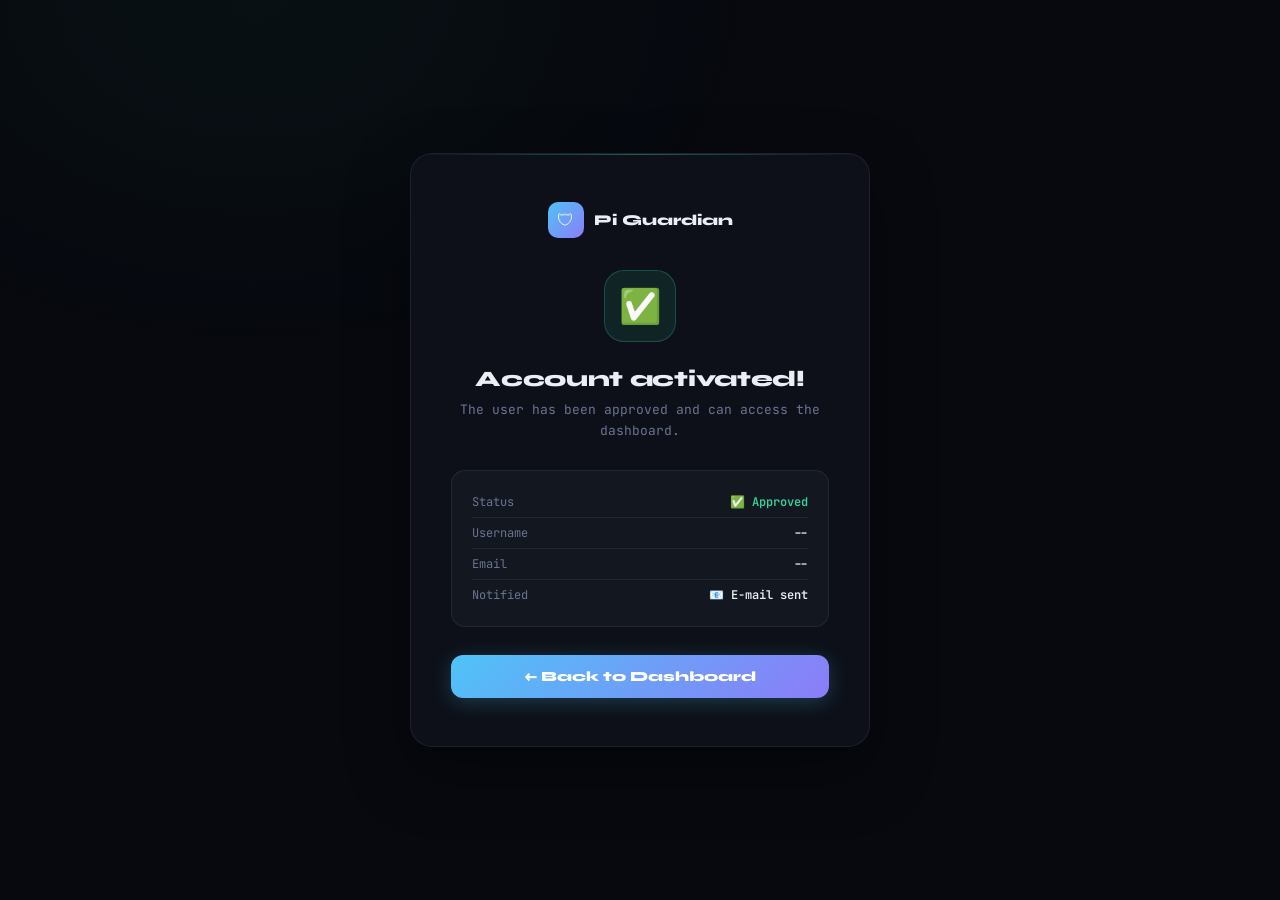
<file: dashboard/static/approve.html>
<!DOCTYPE html>
<html lang="ro" data-theme="dark">
<head>
<meta charset="UTF-8">
<meta name="viewport" content="width=device-width, initial-scale=1.0">
<title>Pi Guardian — Admin</title>
<link rel="icon" href="data:image/svg+xml,<svg xmlns='http://www.w3.org/2000/svg' viewBox='0 0 100 100'><text y='.9em' font-size='90'>🛡</text></svg>">
<script>document.documentElement.setAttribute('data-theme',localStorage.getItem('pi-theme')||'dark')</script>
<link href="https://fonts.googleapis.com/css2?family=JetBrains+Mono:wght@400;600&family=Syne:wght@700;800&display=swap" rel="stylesheet">
<style>
*,*::before,*::after{box-sizing:border-box;margin:0;padding:0}
[data-theme="dark"]{--bg:#07090f;--bg2:#0d1018;--bg3:#131720;--border:rgba(255,255,255,.07);--text:#eceef5;--muted:#6b7591;--accent:#4fc3f7;--accent2:#8b7cf8;--green:#34d399;--red:#f87171}
[data-theme="light"]{--bg:#f1f4f9;--bg2:#fff;--bg3:#f7f9fc;--border:rgba(0,0,0,.08);--text:#141824;--muted:#8892aa;--accent:#0ea5e9;--accent2:#7c3aed;--green:#059669;--red:#dc2626}
html,body{min-height:100%;background:var(--bg);color:var(--text);font-family:'Syne',sans-serif}
[data-theme="dark"] body::before{content:'';position:fixed;top:-40vh;left:-20vw;width:80vw;height:80vh;background:radial-gradient(ellipse,rgba(52,211,153,.04) 0%,transparent 70%);pointer-events:none}
body{display:flex;align-items:center;justify-content:center;min-height:100vh;padding:20px}

.card{
  background:var(--bg2);border:1px solid var(--border);
  border-radius:22px;padding:48px 40px;
  max-width:460px;width:100%;text-align:center;
  box-shadow:0 24px 64px rgba(0,0,0,.4);
  position:relative;overflow:hidden;
  animation:appear .5s cubic-bezier(.4,0,.2,1) both;
}
[data-theme="light"] .card{box-shadow:0 8px 40px rgba(0,0,0,.1)}
.card::before{content:'';position:absolute;top:0;left:0;right:0;height:1px;background:linear-gradient(90deg,transparent,rgba(52,211,153,.4),transparent)}

.icon-wrap{
  width:72px;height:72px;border-radius:20px;
  background:rgba(52,211,153,.1);border:1px solid rgba(52,211,153,.25);
  display:flex;align-items:center;justify-content:center;
  font-size:34px;margin:0 auto 24px;
  animation:icon-pop .5s cubic-bezier(.34,1.56,.64,1) .2s both;
}
.title{font-size:22px;font-weight:800;color:var(--text);margin-bottom:8px;letter-spacing:-.3px}
.subtitle{font-size:13px;color:var(--muted);font-family:'JetBrains Mono',monospace;margin-bottom:28px;line-height:1.6}

.info-box{
  background:var(--bg3);border:1px solid var(--border);
  border-radius:14px;padding:16px 20px;margin-bottom:28px;text-align:left;
}
.info-row{display:flex;justify-content:space-between;align-items:center;padding:7px 0;border-bottom:1px solid var(--border);font-size:12px}
.info-row:last-child{border:none}
.info-row .k{color:var(--muted);font-family:'JetBrains Mono',monospace}
.info-row .v{color:var(--text);font-family:'JetBrains Mono',monospace;font-weight:600}

.btn{
  display:inline-flex;align-items:center;justify-content:center;gap:8px;
  width:100%;padding:13px;border-radius:12px;
  background:linear-gradient(135deg,var(--accent),var(--accent2));
  color:#fff;font-family:'Syne',sans-serif;font-size:14px;font-weight:800;
  text-decoration:none;transition:all .2s;
  box-shadow:0 4px 20px rgba(79,195,247,.25);
}
.btn:hover{transform:translateY(-2px);box-shadow:0 8px 28px rgba(79,195,247,.35)}

.brand{display:flex;align-items:center;justify-content:center;gap:10px;margin-bottom:32px}
.brand-logo{width:36px;height:36px;border-radius:10px;background:linear-gradient(135deg,var(--accent),var(--accent2));display:flex;align-items:center;justify-content:center;font-size:17px}
.brand-name{font-size:15px;font-weight:800;color:var(--text)}

@keyframes appear{from{opacity:0;transform:translateY(20px)}to{opacity:1;transform:none}}
@keyframes icon-pop{from{opacity:0;transform:scale(.5)}to{opacity:1;transform:scale(1)}}
</style>
</head>
<body>
<div class="card">
  <div class="brand">
    <div class="brand-logo">🛡</div>
    <span class="brand-name">Pi Guardian</span>
  </div>

  <div class="icon-wrap">✅</div>
  <div class="title">Account activated!</div>
  <div class="subtitle" id="subtitle">The user has been approved and can access the dashboard.</div>

  <div class="info-box" id="info-box">
    <div class="info-row"><span class="k">Status</span><span class="v" style="color:var(--green)">✅ Approved</span></div>
    <div class="info-row"><span class="k">Username</span><span class="v" id="info-username">--</span></div>
    <div class="info-row"><span class="k">Email</span><span class="v" id="info-email">--</span></div>
    <div class="info-row"><span class="k">Notified</span><span class="v">📧 E-mail sent</span></div>
  </div>

  <a href="/" class="btn">← Back to Dashboard</a>
</div>

<script>
// Read URL params for dynamic info
const params = new URLSearchParams(location.search);
const u = params.get('u');
const e = params.get('e');
if (u) document.getElementById('info-username').textContent = u;
if (e) document.getElementById('info-email').textContent = e;
</script>
</body>
</html>
</file>
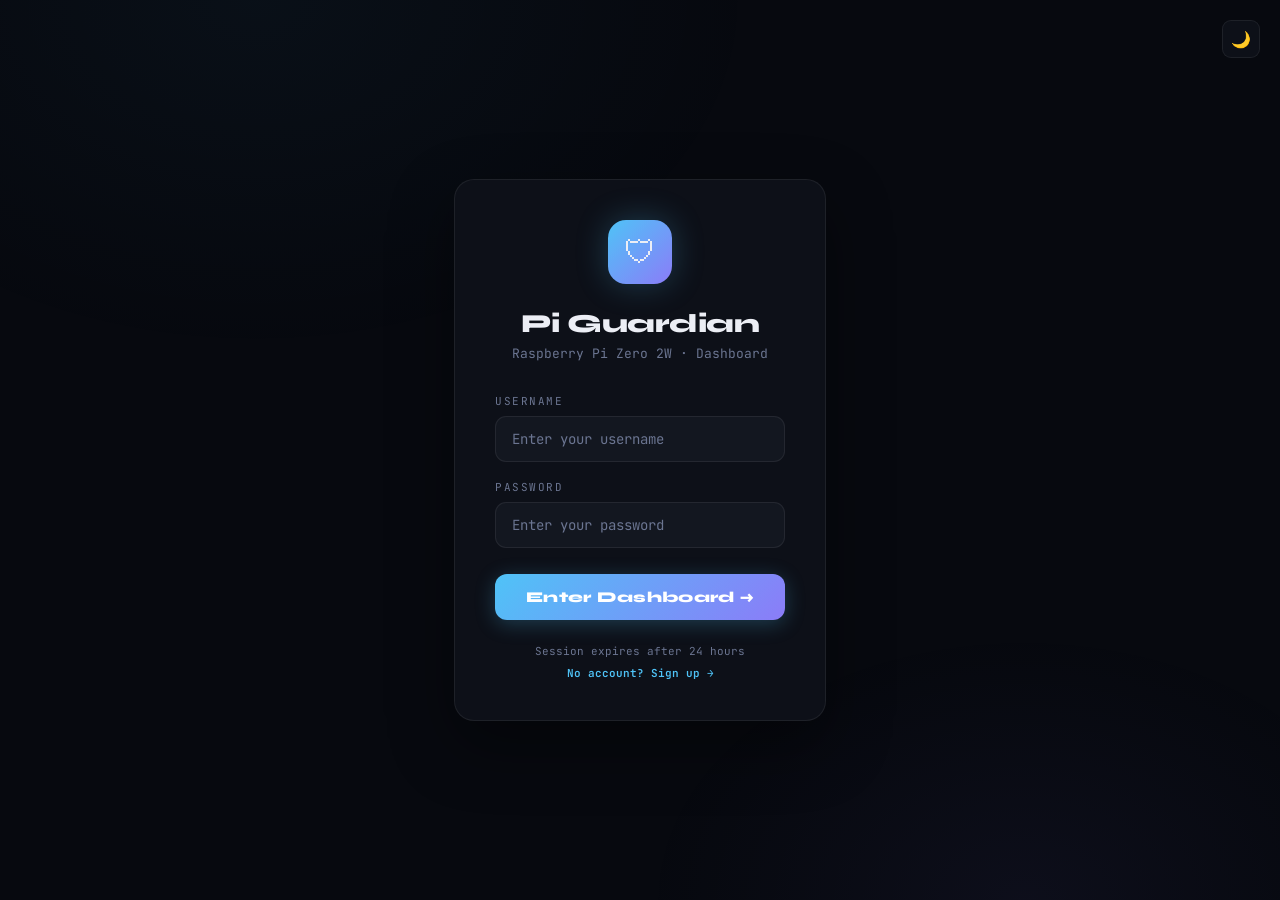
<file: dashboard/static/login.html>
<!DOCTYPE html>
<html lang="ro" data-theme="dark">
<script>
(function(){
  var t=localStorage.getItem('pi-theme')||'dark';
  document.documentElement.setAttribute('data-theme',t);
  document.documentElement.style.visibility='hidden';
  window.addEventListener('DOMContentLoaded',function(){
    document.documentElement.style.visibility='';
  });
})();
</script>
<head>
<meta charset="UTF-8">
<meta name="viewport" content="width=device-width,initial-scale=1">
<title>Pi Guardian — Login</title>
<link rel="icon" href="data:image/svg+xml,<svg xmlns='http://www.w3.org/2000/svg' viewBox='0 0 100 100'><text y='.9em' font-size='90'>🛡</text></svg>">
<link rel="preconnect" href="https://fonts.googleapis.com">
<link href="https://fonts.googleapis.com/css2?family=JetBrains+Mono:wght@400;600&family=Syne:wght@700;800&display=swap" rel="stylesheet">
<style>
*,*::before,*::after{box-sizing:border-box;margin:0;padding:0}
[data-theme="dark"]{--bg:#07090f;--bg2:#0d1018;--bg3:#131720;--border:rgba(255,255,255,.07);--border-h:rgba(255,255,255,.14);--text:#eceef5;--muted:#6b7591;--accent:#4fc3f7;--accent2:#8b7cf8;--red:#f87171}
[data-theme="light"]{--bg:#f1f4f9;--bg2:#fff;--bg3:#f7f9fc;--border:rgba(0,0,0,.08);--border-h:rgba(0,0,0,.16);--text:#141824;--muted:#8892aa;--accent:#0ea5e9;--accent2:#7c3aed;--red:#dc2626}
html,body{height:100%}
body{background:var(--bg);color:var(--text);font-family:'Syne',sans-serif;display:flex;align-items:center;justify-content:center;min-height:100vh;overflow:hidden;transition:background .3s,color .3s}
[data-theme="dark"] body::before{content:'';position:fixed;top:-40vh;left:-20vw;width:80vw;height:80vh;background:radial-gradient(ellipse,rgba(79,195,247,.04) 0%,transparent 70%);pointer-events:none}
[data-theme="dark"] body::after{content:'';position:fixed;bottom:-30vh;right:-10vw;width:60vw;height:60vh;background:radial-gradient(ellipse,rgba(139,124,248,.05) 0%,transparent 70%);pointer-events:none}
.theme-btn{position:fixed;top:20px;right:20px;width:38px;height:38px;border-radius:9px;border:1px solid var(--border);background:var(--bg2);display:flex;align-items:center;justify-content:center;cursor:pointer;font-size:16px;transition:all .2s;z-index:10}
.theme-btn:hover{border-color:var(--border-h);transform:scale(1.05)}
.wrap{width:100%;max-width:420px;padding:24px;position:relative;z-index:1;animation:appear .5s cubic-bezier(.4,0,.2,1) both}
@keyframes appear{from{opacity:0;transform:translateY(24px)}to{opacity:1;transform:none}}
.card{background:var(--bg2);border:1px solid var(--border);border-radius:20px;padding:40px;box-shadow:0 24px 64px rgba(0,0,0,.4)}
[data-theme="light"] .card{box-shadow:0 8px 40px rgba(0,0,0,.1)}
.logo{width:64px;height:64px;background:linear-gradient(135deg,var(--accent),var(--accent2));border-radius:18px;display:flex;align-items:center;justify-content:center;font-size:32px;margin:0 auto 24px;box-shadow:0 0 32px rgba(79,195,247,.25);animation:float 3s ease-in-out infinite}
@keyframes float{0%,100%{transform:translateY(0)}50%{transform:translateY(-6px)}}
.title{text-align:center;font-size:26px;font-weight:800;color:var(--text);letter-spacing:-.5px;margin-bottom:6px}
.sub{text-align:center;font-size:13px;color:var(--muted);font-family:'JetBrains Mono',monospace;margin-bottom:32px}
.fg{margin-bottom:18px}
.fl{display:block;font-size:11px;font-family:'JetBrains Mono',monospace;color:var(--muted);letter-spacing:1.5px;text-transform:uppercase;margin-bottom:8px}
.fi{width:100%;padding:13px 16px;border-radius:11px;border:1px solid var(--border);background:var(--bg3);color:var(--text);font-family:'JetBrains Mono',monospace;font-size:14px;transition:all .2s;outline:none}
.fi:focus{border-color:var(--accent);box-shadow:0 0 0 3px rgba(79,195,247,.12)}
.fi::placeholder{color:var(--muted)}
.err{display:none;align-items:center;gap:8px;padding:12px 14px;background:rgba(248,113,113,.08);border:1px solid rgba(248,113,113,.25);border-radius:10px;font-family:'JetBrains Mono',monospace;font-size:12px;color:var(--red);margin-bottom:18px}
.sbtn{width:100%;padding:14px;border-radius:12px;border:none;background:linear-gradient(135deg,var(--accent),var(--accent2));color:#fff;font-family:'Syne',sans-serif;font-size:15px;font-weight:800;cursor:pointer;transition:all .2s;box-shadow:0 4px 20px rgba(79,195,247,.25);letter-spacing:.3px;margin-top:8px}
.sbtn:hover{transform:translateY(-2px);box-shadow:0 8px 28px rgba(79,195,247,.35)}
.sbtn:active{transform:translateY(0)}
.sbtn:disabled{opacity:.5;cursor:not-allowed;transform:none}
.foot{text-align:center;margin-top:24px;font-size:11px;color:var(--muted);font-family:'JetBrains Mono',monospace}
</style>
</head>
<body>
<div class="theme-btn" id="tbtn">🌙</div>

<div class="wrap">
  <div class="card">
    <div class="logo">🛡</div>
    <div class="title">Pi Guardian</div>
    <div class="sub">Raspberry Pi Zero 2W · Dashboard</div>

    <div class="err" id="err">
      <span>⚠️</span>
      <span id="err-msg">Incorrect username or password</span>
    </div>

    <form method="POST" action="/login" onsubmit="onSub(this)">
      <div class="fg">
        <label class="fl" for="u">Username</label>
        <input class="fi" type="text" id="u" name="username"
               placeholder="Enter your username" autocomplete="username" required autofocus>
      </div>
      <div class="fg">
        <label class="fl" for="p">Password</label>
        <input class="fi" type="password" id="p" name="password"
               placeholder="Enter your password" autocomplete="current-password" required>
      </div>
      <button class="sbtn" type="submit" id="sbtn">Enter Dashboard →</button>
    </form>

    <div class="foot">Session expires after 24 hours</div>
    <div class="foot" style="margin-top:8px">
      <a href="/register" style="color:var(--accent);text-decoration:none;font-weight:600">
        No account? Sign up →
      </a>
    </div>
  </div>
</div>

<script>
const html=document.documentElement;
const tb=document.getElementById('tbtn');
function applyTheme(t){html.setAttribute('data-theme',t);tb.textContent=t==='dark'?'🌙':'☀️';localStorage.setItem('pi-theme',t)}
tb.addEventListener('click',()=>applyTheme(html.getAttribute('data-theme')==='dark'?'light':'dark'));
applyTheme(localStorage.getItem('pi-theme')||'dark');
if(new URLSearchParams(location.search).get('verified')==='1'){
  const err=document.querySelector('.err');
  if(err){err.style.background='rgba(52,211,153,.12)';err.style.borderColor='rgba(52,211,153,.3)';err.style.color='var(--green)';err.textContent='✅ Account verified! You can sign in.';err.style.display='block'}
}
function onSub(){const b=document.getElementById('sbtn');b.disabled=true;b.textContent='⏳ Verifying...'}
document.getElementById('u').addEventListener('keydown',e=>{if(e.key==='Enter'){e.preventDefault();document.getElementById('p').focus()}});
</script>
</body>
</html>
</file>
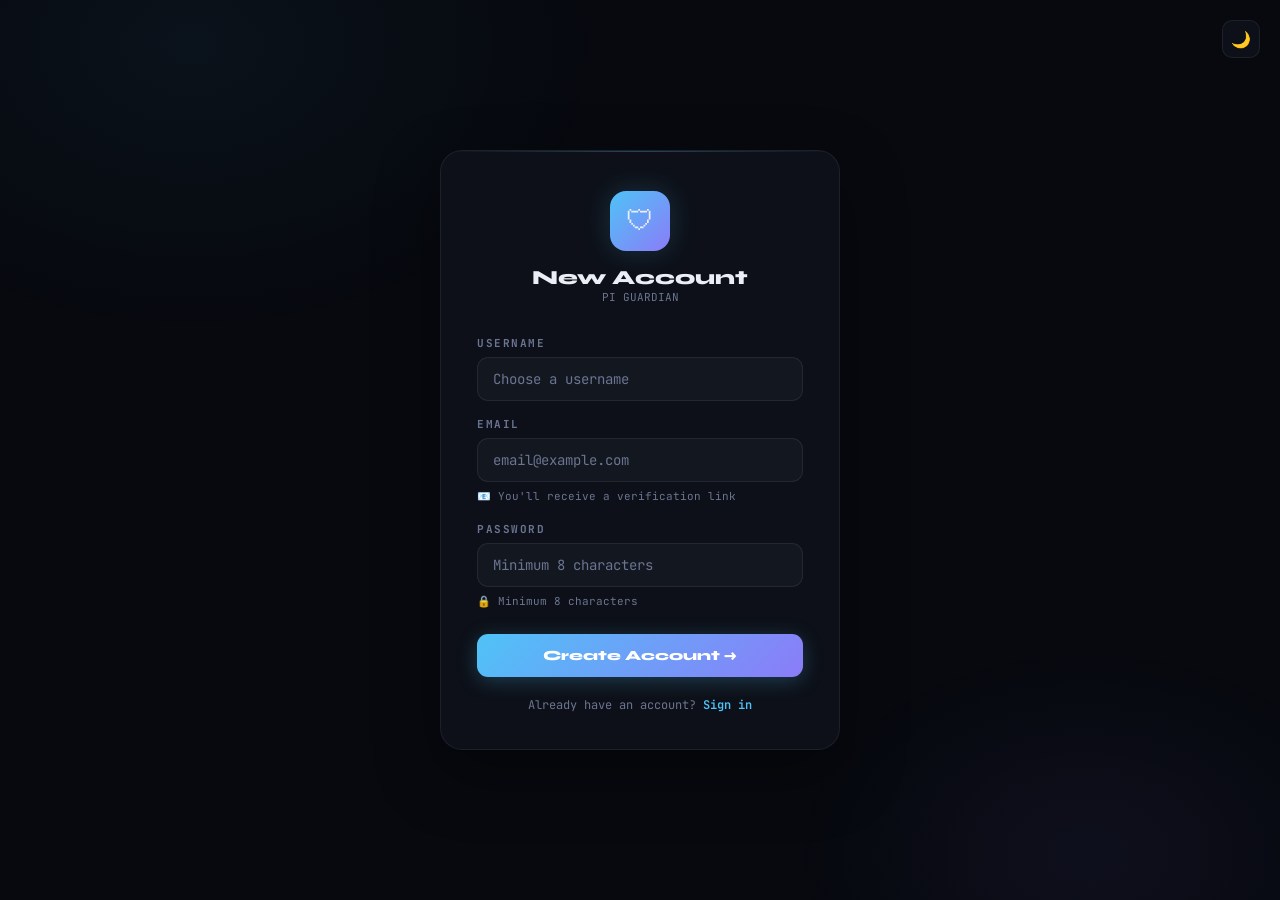
<file: dashboard/static/register.html>
<!DOCTYPE html>
<html lang="ro" data-theme="dark">
<head>
<meta charset="UTF-8">
<meta name="viewport" content="width=device-width, initial-scale=1.0, maximum-scale=5.0">
<title>Pi Guardian — Register</title>
<link rel="icon" href="data:image/svg+xml,<svg xmlns='http://www.w3.org/2000/svg' viewBox='0 0 100 100'><text y='.9em' font-size='90'>🛡</text></svg>">
<link rel="preconnect" href="https://fonts.googleapis.com">
<link href="https://fonts.googleapis.com/css2?family=JetBrains+Mono:wght@400;600&family=Syne:wght@700;800&display=swap" rel="stylesheet">
<style>
*,*::before,*::after{box-sizing:border-box;margin:0;padding:0}
[data-theme="dark"]{--bg:#07090f;--bg2:#0d1018;--bg3:#131720;--border:rgba(255,255,255,0.07);--border-h:rgba(255,255,255,0.14);--text:#eceef5;--muted:#6b7591;--accent:#4fc3f7;--accent2:#8b7cf8;--green:#34d399;--red:#f87171}
[data-theme="light"]{--bg:#f1f4f9;--bg2:#ffffff;--bg3:#f7f9fc;--border:rgba(0,0,0,0.08);--border-h:rgba(0,0,0,0.16);--text:#141824;--muted:#8892aa;--accent:#0ea5e9;--accent2:#7c3aed;--green:#059669;--red:#dc2626}
html,body{height:100%}
body{background:var(--bg);color:var(--text);font-family:'Syne',sans-serif;display:flex;align-items:center;justify-content:center;min-height:100vh;overflow-x:hidden;transition:background .3s,color .3s}
[data-theme="dark"] body::before{content:'';position:fixed;top:-30vh;left:-20vw;width:70vw;height:70vh;background:radial-gradient(ellipse,rgba(79,195,247,.05) 0%,transparent 65%);pointer-events:none}
[data-theme="dark"] body::after{content:'';position:fixed;bottom:-20vh;right:-10vw;width:50vw;height:50vh;background:radial-gradient(ellipse,rgba(139,124,248,.06) 0%,transparent 65%);pointer-events:none}
.theme-btn{position:fixed;top:20px;right:20px;width:38px;height:38px;border-radius:10px;border:1px solid var(--border);background:var(--bg2);display:flex;align-items:center;justify-content:center;cursor:pointer;font-size:16px;transition:all .2s;z-index:10;user-select:none}
.theme-btn:hover{border-color:var(--border-h);transform:scale(1.05)}
.wrap{position:relative;z-index:1;width:100%;max-width:440px;padding:20px;animation:slide-up .5s ease both}
.card{background:var(--bg2);border:1px solid var(--border);border-radius:22px;padding:40px 36px 36px;box-shadow:0 24px 64px rgba(0,0,0,.4);position:relative;overflow:hidden}
[data-theme="light"] .card{box-shadow:0 8px 40px rgba(0,0,0,.12)}
.card::before{content:'';position:absolute;top:0;left:0;right:0;height:1px;background:linear-gradient(90deg,transparent,rgba(79,195,247,.3),transparent)}
.logo-wrap{display:flex;align-items:center;justify-content:center;flex-direction:column;gap:14px;margin-bottom:32px}
.logo-icon{width:60px;height:60px;background:linear-gradient(135deg,var(--accent),var(--accent2));border-radius:16px;display:flex;align-items:center;justify-content:center;font-size:28px;box-shadow:0 0 28px rgba(79,195,247,.2)}
.logo-title{font-size:20px;font-weight:800;color:var(--text)}
.logo-sub{font-size:11px;color:var(--muted);font-family:'JetBrains Mono',monospace}
.form-group{margin-bottom:16px}
.form-label{display:block;font-size:11px;font-weight:700;color:var(--muted);font-family:'JetBrains Mono',monospace;letter-spacing:1.5px;text-transform:uppercase;margin-bottom:7px}
.form-input{width:100%;padding:12px 15px;border-radius:11px;border:1px solid var(--border);background:var(--bg3);color:var(--text);font-family:'JetBrains Mono',monospace;font-size:14px;transition:all .2s;outline:none}
.form-input:focus{border-color:var(--accent);box-shadow:0 0 0 3px rgba(79,195,247,.12);background:var(--bg2)}
.form-input::placeholder{color:var(--muted)}
.register-btn{width:100%;padding:13px;border-radius:11px;border:none;background:linear-gradient(135deg,var(--accent),var(--accent2));color:#fff;font-family:'Syne',sans-serif;font-size:14px;font-weight:800;cursor:pointer;transition:all .2s;margin-top:8px;box-shadow:0 4px 20px rgba(79,195,247,.25)}
.register-btn:hover{transform:translateY(-2px);box-shadow:0 8px 28px rgba(79,195,247,.4)}
.register-btn:disabled{opacity:.6;cursor:not-allowed;transform:none}
.msg{display:none;align-items:center;gap:10px;border-radius:10px;padding:12px 15px;margin-bottom:16px;font-size:13px;font-family:'JetBrains Mono',monospace}
.msg.error{background:rgba(248,113,113,.1);border:1px solid rgba(248,113,113,.25);color:var(--red)}
.msg.success{background:rgba(52,211,153,.1);border:1px solid rgba(52,211,153,.25);color:var(--green)}
.login-link{text-align:center;margin-top:20px;font-size:12px;color:var(--muted);font-family:'JetBrains Mono',monospace}
.login-link a{color:var(--accent);text-decoration:none;font-weight:600}
.login-link a:hover{text-decoration:underline}
.pass-requirements{font-size:11px;color:var(--muted);font-family:'JetBrains Mono',monospace;margin-top:6px;line-height:1.6}
@keyframes slide-up{from{opacity:0;transform:translateY(20px)}to{opacity:1;transform:none}}
</style>
</head>
<body>
<div class="theme-btn" onclick="toggleTheme()" id="theme-btn">🌙</div>
<div class="wrap">
  <div class="card">
    <div class="logo-wrap">
      <div class="logo-icon">🛡</div>
      <div>
        <div class="logo-title">New Account</div>
        <div class="logo-sub" style="text-align: center; width: 100%; display: block;">PI GUARDIAN</div>
      </div>
    </div>

    <div class="msg error" id="reg-error"><span>⚠️</span><span>USERNAME_ERROR</span></div>
    <div class="msg success" id="reg-success">
      <span>✅</span>
      <span>Your account has been created. It is now awaiting administrator approval. You will receive a notification e-mail as soon as your access is enabled.</span>
    </div>

    <form method="POST" action="/register" id="reg-form">
      <div class="form-group">
        <label class="form-label">Username</label>
        <input class="form-input" type="text" name="username" placeholder="Choose a username" autocomplete="username" minlength="3" required>
      </div>
      <div class="form-group">
        <label class="form-label">Email</label>
        <input class="form-input" type="email" name="email" placeholder="email@example.com" autocomplete="email" required>
        <div class="pass-requirements">📧 You'll receive a verification link</div>
      </div>
      <div class="form-group">
        <label class="form-label">Password</label>
        <input class="form-input" type="password" name="password" placeholder="Minimum 8 characters" autocomplete="new-password" minlength="8" required>
        <div class="pass-requirements">🔒 Minimum 8 characters</div>
      </div>
      <button class="register-btn" type="submit" id="reg-btn">Create Account →</button>
    </form>

    <div class="login-link">
      Already have an account? <a href="/login">Sign in</a>
    </div>
  </div>
</div>

<script>
function applyTheme(t){document.documentElement.setAttribute('data-theme',t);document.getElementById('theme-btn').textContent=t==='dark'?'🌙':'☀️';localStorage.setItem('pi-theme',t)}
function toggleTheme(){applyTheme(document.documentElement.getAttribute('data-theme')==='dark'?'light':'dark')}
applyTheme(localStorage.getItem('pi-theme')||'dark');
document.getElementById('reg-form').addEventListener('submit',function(){
  const btn=document.getElementById('reg-btn');
  btn.disabled=true;btn.textContent='Processing...';
});
</script>
</body>
</html>
</file>
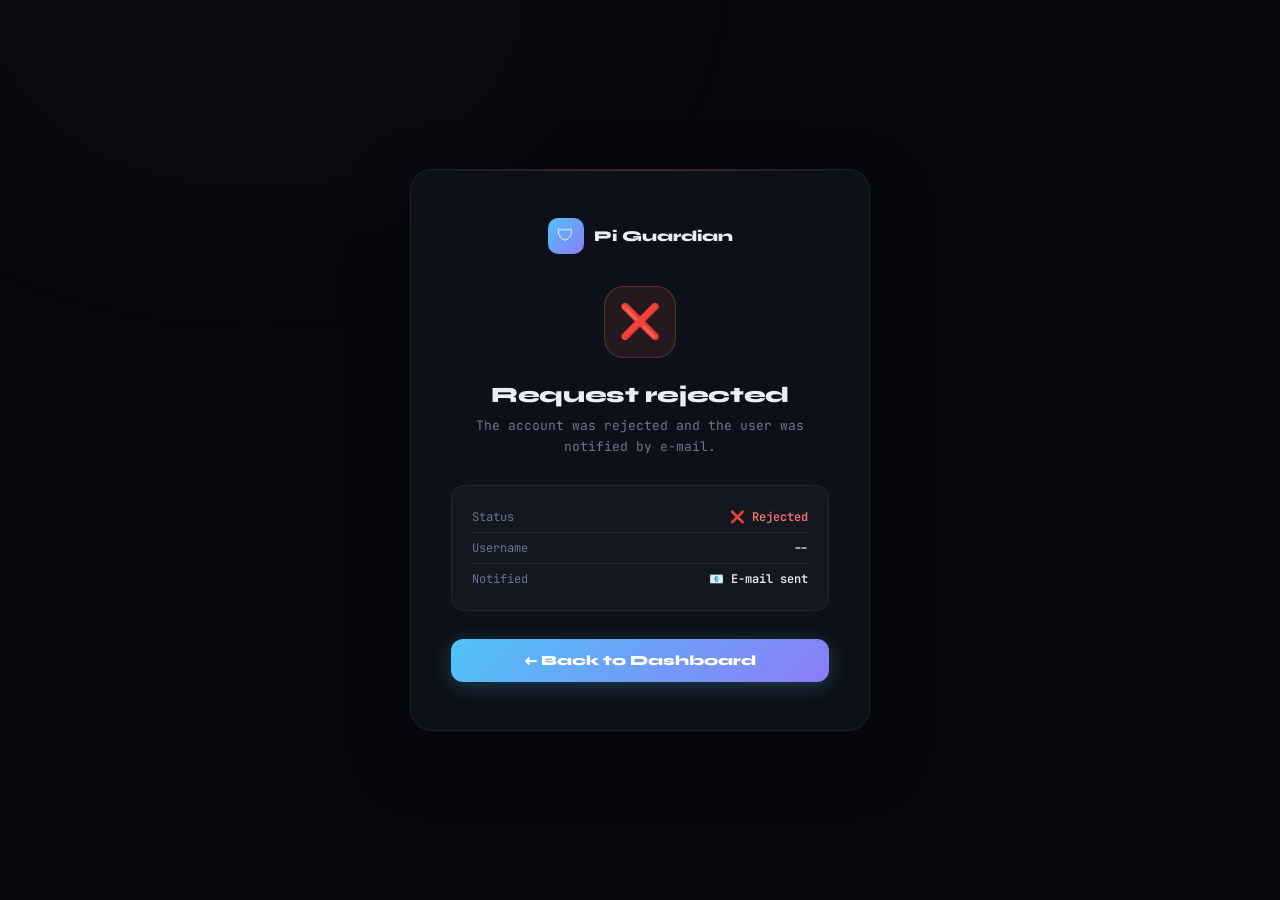
<file: dashboard/static/reject.html>
<!DOCTYPE html>
<html lang="ro" data-theme="dark">
<head>
<meta charset="UTF-8">
<meta name="viewport" content="width=device-width, initial-scale=1.0">
<title>Pi Guardian — Admin</title>
<link rel="icon" href="data:image/svg+xml,<svg xmlns='http://www.w3.org/2000/svg' viewBox='0 0 100 100'><text y='.9em' font-size='90'>🛡</text></svg>">
<script>document.documentElement.setAttribute('data-theme',localStorage.getItem('pi-theme')||'dark')</script>
<link href="https://fonts.googleapis.com/css2?family=JetBrains+Mono:wght@400;600&family=Syne:wght@700;800&display=swap" rel="stylesheet">
<style>
*,*::before,*::after{box-sizing:border-box;margin:0;padding:0}
[data-theme="dark"]{--bg:#07090f;--bg2:#0d1018;--bg3:#131720;--border:rgba(255,255,255,.07);--text:#eceef5;--muted:#6b7591;--accent:#4fc3f7;--accent2:#8b7cf8;--green:#34d399;--red:#f87171}
[data-theme="light"]{--bg:#f1f4f9;--bg2:#fff;--bg3:#f7f9fc;--border:rgba(0,0,0,.08);--text:#141824;--muted:#8892aa;--accent:#0ea5e9;--accent2:#7c3aed;--green:#059669;--red:#dc2626}
html,body{min-height:100%;background:var(--bg);color:var(--text);font-family:'Syne',sans-serif}
[data-theme="dark"] body::before{content:'';position:fixed;top:-40vh;left:-20vw;width:80vw;height:80vh;background:radial-gradient(ellipse,rgba(248,113,113,.03) 0%,transparent 70%);pointer-events:none}
body{display:flex;align-items:center;justify-content:center;min-height:100vh;padding:20px}

.card{
  background:var(--bg2);border:1px solid var(--border);
  border-radius:22px;padding:48px 40px;
  max-width:460px;width:100%;text-align:center;
  box-shadow:0 24px 64px rgba(0,0,0,.4);
  position:relative;overflow:hidden;
  animation:appear .5s cubic-bezier(.4,0,.2,1) both;
}
[data-theme="light"] .card{box-shadow:0 8px 40px rgba(0,0,0,.1)}
.card::before{content:'';position:absolute;top:0;left:0;right:0;height:1px;background:linear-gradient(90deg,transparent,rgba(248,113,113,.3),transparent)}

.icon-wrap{
  width:72px;height:72px;border-radius:20px;
  background:rgba(248,113,113,.1);border:1px solid rgba(248,113,113,.25);
  display:flex;align-items:center;justify-content:center;
  font-size:34px;margin:0 auto 24px;
  animation:icon-pop .5s cubic-bezier(.34,1.56,.64,1) .2s both;
}
.title{font-size:22px;font-weight:800;color:var(--text);margin-bottom:8px;letter-spacing:-.3px}
.subtitle{font-size:13px;color:var(--muted);font-family:'JetBrains Mono',monospace;margin-bottom:28px;line-height:1.6}

.info-box{
  background:var(--bg3);border:1px solid var(--border);
  border-radius:14px;padding:16px 20px;margin-bottom:28px;text-align:left;
}
.info-row{display:flex;justify-content:space-between;align-items:center;padding:7px 0;border-bottom:1px solid var(--border);font-size:12px}
.info-row:last-child{border:none}
.info-row .k{color:var(--muted);font-family:'JetBrains Mono',monospace}
.info-row .v{color:var(--text);font-family:'JetBrains Mono',monospace;font-weight:600}

.btn{
  display:inline-flex;align-items:center;justify-content:center;gap:8px;
  width:100%;padding:13px;border-radius:12px;
  background:linear-gradient(135deg,var(--accent),var(--accent2));
  color:#fff;font-family:'Syne',sans-serif;font-size:14px;font-weight:800;
  text-decoration:none;transition:all .2s;
  box-shadow:0 4px 20px rgba(79,195,247,.25);
}
.btn:hover{transform:translateY(-2px);box-shadow:0 8px 28px rgba(79,195,247,.35)}

.brand{display:flex;align-items:center;justify-content:center;gap:10px;margin-bottom:32px}
.brand-logo{width:36px;height:36px;border-radius:10px;background:linear-gradient(135deg,var(--accent),var(--accent2));display:flex;align-items:center;justify-content:center;font-size:17px}
.brand-name{font-size:15px;font-weight:800;color:var(--text)}

@keyframes appear{from{opacity:0;transform:translateY(20px)}to{opacity:1;transform:none}}
@keyframes icon-pop{from{opacity:0;transform:scale(.5)}to{opacity:1;transform:scale(1)}}
</style>
</head>
<body>
<div class="card">
  <div class="brand">
    <div class="brand-logo">🛡</div>
    <span class="brand-name">Pi Guardian</span>
  </div>

  <div class="icon-wrap">❌</div>
  <div class="title">Request rejected</div>
  <div class="subtitle">The account was rejected and the user was notified by e-mail.</div>

  <div class="info-box">
    <div class="info-row"><span class="k">Status</span><span class="v" style="color:var(--red)">❌ Rejected</span></div>
    <div class="info-row"><span class="k">Username</span><span class="v" id="info-username">--</span></div>
    <div class="info-row"><span class="k">Notified</span><span class="v">📧 E-mail sent</span></div>
  </div>

  <a href="/" class="btn">← Back to Dashboard</a>
</div>

<script>
const params = new URLSearchParams(location.search);
const u = params.get('u');
if (u) document.getElementById('info-username').textContent = u;
</script>
</body>
</html>
</file>
